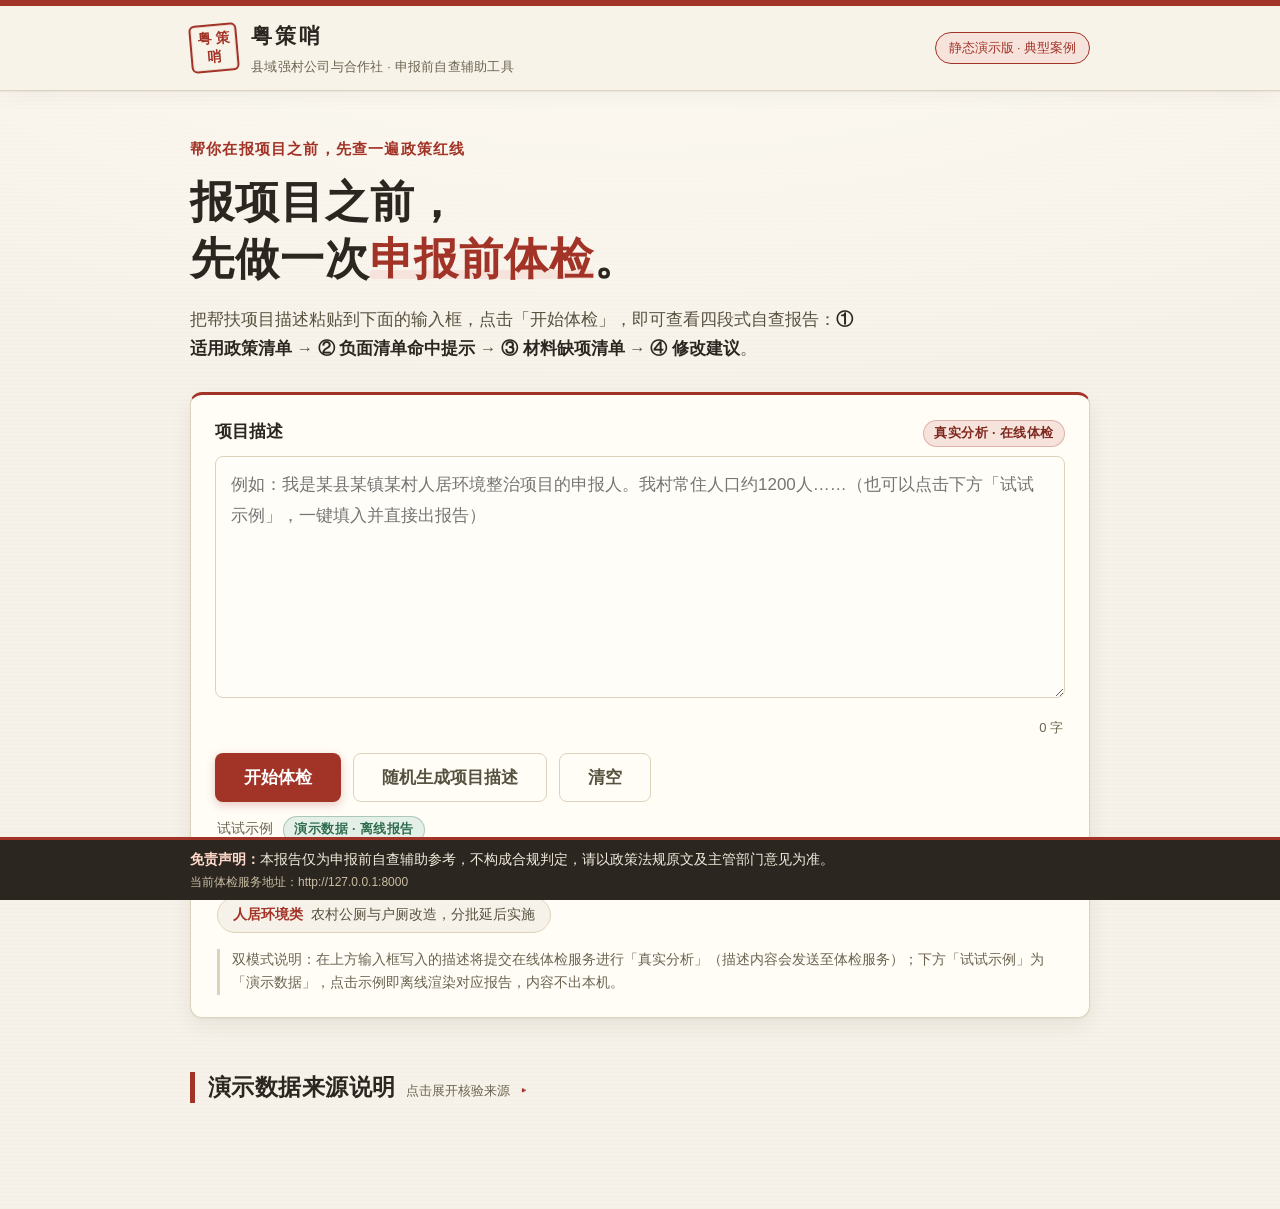
<file: docs/index.html>
<!DOCTYPE html>
<html lang="zh-CN">
<head>
  <meta charset="UTF-8">
  <meta name="viewport" content="width=device-width, initial-scale=1.0">
  <meta name="description" content="粤策哨：粤东西北县域强村公司与合作社帮扶项目申报前自查辅助工具（静态演示版）。输入项目描述，查看四段式申报前自查报告。">
  <title>粤策哨 · 申报前自查辅助工具（静态演示版）</title>
  <link rel="icon" href="data:image/svg+xml,%3Csvg xmlns='http://www.w3.org/2000/svg' viewBox='0 0 64 64'%3E%3Crect x='3' y='3' width='58' height='58' rx='10' fill='%23a33327'/%3E%3Ctext x='32' y='45' font-family='Songti SC, SimSun, serif' font-size='38' font-weight='700' fill='%23fdfbf4' text-anchor='middle'%3E%E7%B2%A4%3C/text%3E%3C/svg%3E">
  <link rel="stylesheet" href="css/style.css">
</head>
<body>
  <a class="skip-link" href="#main">跳到主要内容</a>

  <header class="site-header">
    <div class="header-inner">
      <div class="brand">
        <span class="brand-seal" aria-hidden="true"><span>粤</span><span>策</span><span>哨</span></span>
        <div class="brand-text">
          <p class="brand-name">粤策哨</p>
          <p class="brand-sub">县域强村公司与合作社 · 申报前自查辅助工具</p>
        </div>
      </div>
      <span class="brand-tag">静态演示版 · 典型案例</span>
    </div>
  </header>

  <main id="main">
    <!-- ① 首页：一句话定位 + 输入域 + 开始体检 -->
    <section class="hero" aria-labelledby="hero-title">
      <p class="hero-kicker">帮你在报项目之前，先查一遍政策红线</p>
      <h1 id="hero-title" class="hero-title">报项目之前，<br>先做一次<span class="hero-mark">申报前体检</span>。</h1>
      <p class="hero-sub">把帮扶项目描述粘贴到下面的输入框，点击「开始体检」，即可查看四段式自查报告：<strong>① 适用政策清单</strong> → <strong>② 负面清单命中提示</strong> → <strong>③ 材料缺项清单</strong> → <strong>④ 修改建议</strong>。</p>

      <form id="check-form" class="check-form" novalidate>
        <div class="field">
          <div class="field-label-row">
            <label for="project-input">项目描述</label>
            <span class="mode-badge mode-online">真实分析 · 在线体检</span>
          </div>
          <textarea id="project-input" rows="7"
            placeholder="例如：我是某县某镇某村人居环境整治项目的申报人。我村常住人口约1200人……（也可以点击下方「试试示例」，一键填入并直接出报告）"></textarea>
          <p class="char-count" id="char-count" aria-live="polite">0 字</p>
        </div>
        <div class="form-actions">
          <button type="submit" class="btn btn-primary" id="check-btn">开始体检</button>
          <button type="button" class="btn btn-ghost" id="random-btn">随机生成项目描述</button>
          <button type="button" class="btn btn-ghost" id="clear-btn">清空</button>
        </div>
        <div class="samples" id="samples">
          <p class="samples-label">试试示例<span class="mode-badge mode-offline">演示数据 · 离线报告</span></p>
          <div class="sample-row" id="sample-row"><!-- 由 js/app.js 渲染 --></div>
        </div>
        <p class="form-hint">双模式说明：在上方输入框写入的描述将提交在线体检服务进行「真实分析」（描述内容会发送至体检服务）；下方「试试示例」为「演示数据」，点击示例即离线渲染对应报告，内容不出本机。</p>
      </form>
    </section>

    <!-- 在线体检状态条（真实分析：提交→轮询→渲染；状态如实显示 queued/running） -->
    <section class="online-status" id="online-status" hidden aria-label="在线体检进度">
      <div class="online-status-card" role="status" aria-live="polite">
        <p class="online-status-title" id="online-status-title">在线体检 · 真实分析</p>
        <p class="online-status-text" id="online-status-text">正在提交项目描述…</p>
        <p class="online-status-meta" id="online-status-meta">已等待 0 秒</p>
        <div class="online-status-actions" id="online-status-actions" hidden>
          <button type="button" class="btn btn-ghost" id="online-retry-btn">重新提交</button>
        </div>
      </div>
    </section>

    <!-- 在线体检报告（真实分析结果：服务端 rendered_text 原样渲染，不增删改） -->
    <section class="online-report" id="online-report" hidden aria-label="在线体检报告">
      <div class="online-report-card">
        <div class="online-report-head">
          <p class="online-report-title">在线体检报告（真实分析）</p>
          <button type="button" class="btn btn-ghost btn-copy" id="copy-online-btn">复制报告文本</button>
        </div>
        <pre class="online-report-pre" id="online-report-pre" tabindex="0"></pre>
      </div>
    </section>

    <!-- 模拟体检过程（演示动画，非真实推理；仅预置案例离线模式使用） -->
    <section class="analyze" id="analyze" hidden aria-label="体检进行中（演示动画）">
      <div class="analyze-card">
        <p class="analyze-title">体检进行中</p>
        <ol class="analyze-steps" id="analyze-steps">
          <li><span class="step-no">1</span>解析项目描述</li>
          <li><span class="step-no">2</span>扫描政策语料库</li>
          <li><span class="step-no">3</span>负面清单逐条比对</li>
          <li><span class="step-no">4</span>汇总四段式报告</li>
        </ol>
        <div class="analyze-progress">
          <div class="analyze-bar"><span class="analyze-fill" id="analyze-fill"></span></div>
          <p class="analyze-status">
            <span class="analyze-pct" id="analyze-pct">0%</span>
            <span class="analyze-status-text" id="analyze-status-text">正在解析项目描述</span>
          </p>
        </div>
        <p class="analyze-note">演示流程示意 · 本页为静态预置输出，非真实推理</p>
      </div>
    </section>

    <!-- ③ 四段式体检报告 -->
    <section class="report-wrap" id="report-wrap" hidden aria-label="体检报告">
      <div id="report-body"><!-- 由 js/app.js 渲染 --></div>
    </section>

    <!-- 数据来源说明（默认收起，点击展开） -->
    <section class="data-notes" aria-labelledby="notes-title">
      <details class="notes-details">
        <summary class="notes-summary">
          <h2 id="notes-title" class="section-title">演示数据来源说明</h2>
          <span class="notes-hint">点击展开核验来源</span>
          <span class="notes-chevron" aria-hidden="true">▸</span>
        </summary>
        <p class="section-sub">本页引用的全部<strong>文号、条款号与日期</strong>，均来自团队知识库已核验条目，未作任何编造：</p>
        <div class="notes-card">
          <ul>
            <li>文号、发布日期、效力状态：<code>04_政策语料/00_工作区/registry.json</code> 与 <code>04_政策语料/政策文件清单-初稿.csv</code>；</li>
            <li>条款原文摘录：<code>04_政策语料/03_清洗文本/</code> 对应文件（逐字摘录）；</li>
            <li>典型案例来源：<code>04_政策语料/审计公告/案例标注表.csv</code> 的「改编后申报场景描述」列（案例 C139、C83、C02）；</li>
            <li>标注习惯：原文载明施行条款的，按原文标注施行日期；未载明施行条款的，按 registry「发布日期」标注印发日期，不作推断。</li>
          </ul>
        </div>
      </details>
    </section>
  </main>

  <!-- 免责声明：每页固定展示 -->
  <footer class="disclaimer-bar">
    <div class="disclaimer-inner">
      <p><strong>免责声明：</strong>本报告仅为申报前自查辅助参考，不构成合规判定，请以政策法规原文及主管部门意见为准。</p>
      <p class="api-base-note" id="api-base-note">当前体检服务地址：—</p>
    </div>
  </footer>

  <script src="js/data.js"></script>
  <script src="js/app.js"></script>
</body>
</html>
</file>
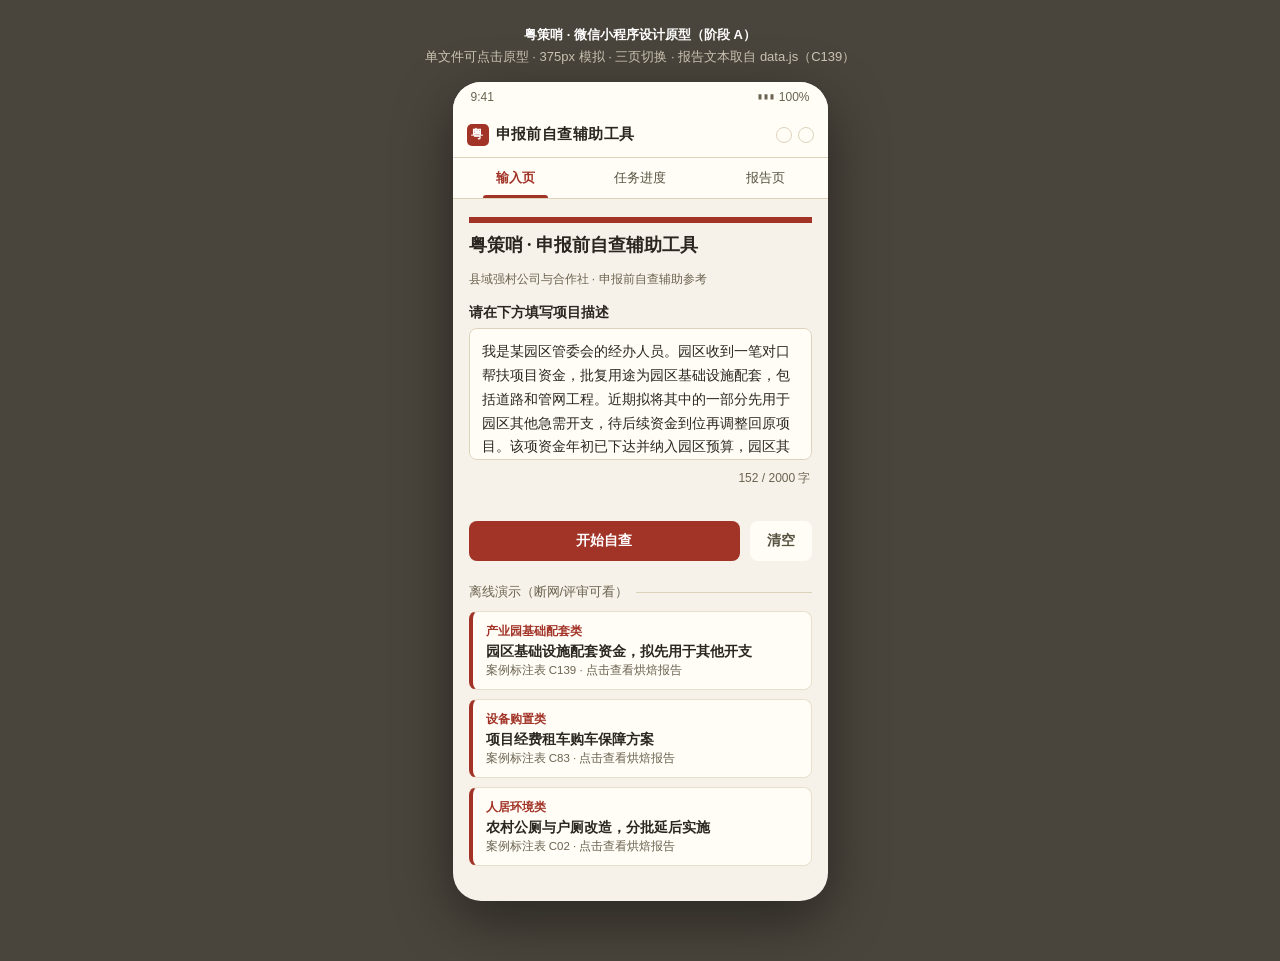
<file: docs/prototype/miniprogram.html>
<!DOCTYPE html>
<html lang="zh-CN">
<head>
<meta charset="UTF-8">
<meta name="viewport" content="width=375, initial-scale=1">
<title>粤策哨 · 微信小程序设计原型（阶段 A）</title>
<style>
  /* 视觉规范：取自 docs/css/style.css 的 :root 色板，一一映射（见设计文档 §3.1） */
  :root{
    --paper:#f7f2e9; --paper-deep:#efe6d4; --card:#fffdf6;
    --ink:#2b2620; --ink-soft:#57513f; --ink-faint:#6b6350;
    --line:#ddd3bc; --line-soft:#e9e0cc;
    --seal:#a23327; --seal-deep:#7e251c; --seal-tint:#f6e3dc;
    --bamboo:#2f6d4e; --bamboo-tint:#e3efe7;
    --amber:#7a5410; --amber-tint:#f6ecd4;
    --ash:#615c4c; --ash-tint:#ebe7db;
    --radius:12px; --radius-sm:8px;
  }
  *{box-sizing:border-box}
  html,body{margin:0;padding:0}
  body{
    background:#4a453c; font-family:-apple-system,"PingFang SC","Microsoft YaHei",sans-serif;
    color:var(--ink); display:flex; flex-direction:column; align-items:center;
    padding:24px 0 60px; min-height:100vh;
  }
  .stage-hint{color:#cfc7b6;font-size:13px;margin:0 0 14px;text-align:center;line-height:1.7;padding:0 16px}
  .stage-hint b{color:#fff}
  .phone{
    width:375px; background:var(--paper); border-radius:28px; overflow:hidden;
    box-shadow:0 18px 60px rgba(0,0,0,.45); position:relative;
  }
  .statusbar{
    height:30px; background:var(--card); display:flex; align-items:center;
    justify-content:space-between; padding:0 18px; font-size:12px; color:var(--ink-faint);
  }
  .navbar{
    height:46px; background:var(--card); border-bottom:1px solid var(--line);
    display:flex; align-items:center; justify-content:space-between; padding:0 14px;
  }
  .nav-title{font-weight:700;font-size:15px;letter-spacing:.03em}
  .nav-title::before{
    content:"粤";display:inline-flex;align-items:center;justify-content:center;
    width:22px;height:22px;background:var(--seal);color:#fff;border-radius:5px;
    font-size:12px;margin-right:7px;vertical-align:middle;
  }
  .capsule{display:flex;gap:6px}
  .capsule i{width:16px;height:16px;border:1px solid var(--line);border-radius:50%;display:block}
  /* 顶部页签：模拟三页切换 */
  .tabs{display:flex;background:var(--card);border-bottom:1px solid var(--line)}
  .tabs button{
    flex:1;appearance:none;border:0;background:none;padding:11px 0;font-size:13px;
    color:var(--ink-soft);cursor:pointer;position:relative;
  }
  .tabs button.on{color:var(--seal);font-weight:700}
  .tabs button.on::after{
    content:"";position:absolute;left:24%;right:24%;bottom:0;height:3px;background:var(--seal);border-radius:3px 3px 0 0;
  }
  .page{display:none;padding:18px 16px 26px;min-height:600px}
  .page.on{display:block}
  h2.band{margin:0 0 14px;font-size:18px;font-family:"Songti SC","SimSun",serif}
  .redhead{border-top:6px solid var(--seal);padding-top:10px;margin-bottom:16px}
  .redhead .sub{font-size:12px;color:var(--ink-faint);margin-top:2px}
  label.fld{display:block;font-size:14px;font-weight:600;margin:0 0 6px}
  textarea{
    width:100%;min-height:132px;resize:none;border:1.5px solid var(--line);border-radius:var(--radius-sm);
    padding:11px 12px;font-size:14px;line-height:1.7;font-family:inherit;background:var(--card);color:var(--ink);
  }
  textarea:focus{outline:none;border-color:var(--seal);box-shadow:0 0 0 3px rgba(162,51,39,.12)}
  textarea.is-error{border-color:var(--seal);box-shadow:0 0 0 3px rgba(162,51,39,.16)}
  .counter{text-align:right;font-size:12px;color:var(--ink-faint);margin:6px 1px 0}
  .counter.bad{color:var(--seal-deep);font-weight:700}
  .ftip{min-height:18px;font-size:12.5px;color:var(--seal-deep);margin:6px 1px 0}
  .actions{display:flex;gap:10px;margin-top:10px}
  button.btn{
    appearance:none;border:1.5px solid transparent;border-radius:var(--radius-sm);
    padding:10px 16px;font-size:14px;font-weight:600;cursor:pointer;font-family:inherit;
  }
  .btn-primary{background:var(--seal);color:#fff;flex:1}
  .btn-primary:disabled{opacity:.5;cursor:not-allowed}
  .btn-ghost{background:var(--card);color:var(--ink-soft);border-color:var(--line)}
  .sec-label{font-size:13px;color:var(--ink-faint);margin:22px 0 10px;display:flex;align-items:center;gap:8px}
  .sec-label::after{content:"";flex:1;height:1px;background:var(--line)}
  .case-card{
    background:var(--card);border:1px solid var(--line-soft);border-left:4px solid var(--seal);
    border-radius:var(--radius-sm);padding:11px 13px;margin-bottom:9px;cursor:pointer;
  }
  .case-card:active{background:var(--seal-tint)}
  .case-tag{font-size:12px;color:var(--seal);font-weight:700}
  .case-title{font-size:14px;font-weight:600;margin:3px 0 2px}
  .case-src{font-size:11.5px;color:var(--ink-faint)}
  /* 进度页状态卡 */
  .status-card{
    background:var(--card);border:1px solid var(--line);border-top:3px solid var(--seal);
    border-radius:var(--radius);padding:16px 18px;box-shadow:0 6px 18px rgba(43,38,32,.07);margin-top:6px;
  }
  .status-card.is-error{border-top-color:var(--seal-deep);background:#fdf6ef}
  .st-title{font-weight:700;font-size:16.5px;margin:0 0 5px;font-family:"Songti SC","SimSun",serif}
  .status-card.is-error .st-title{color:var(--seal-deep)}
  .st-text{font-size:14.5px;color:var(--ink-soft);line-height:1.7;margin:0 0 3px}
  .st-meta{font-size:12.5px;color:var(--ink-faint);margin:0}
  .st-actions{margin-top:14px;display:none}
  .st-actions.show{display:flex;gap:10px}
  .demo-bar{margin-top:20px;background:var(--card);border:1px dashed var(--line);border-radius:var(--radius-sm);padding:12px}
  .demo-bar h4{margin:0 0 8px;font-size:13px;color:var(--ink-faint);font-weight:600}
  .demo-bar .row{display:flex;flex-wrap:wrap;gap:7px}
  .demo-bar button{
    appearance:none;border:1px solid var(--line);background:var(--paper);color:var(--ink-soft);
    border-radius:20px;padding:6px 11px;font-size:12px;cursor:pointer;font-family:inherit;
  }
  .demo-bar button.Main{background:var(--seal);color:#fff;border-color:var(--seal);font-weight:700}
  /* 报告页 */
  .rpt-head{border-top:6px solid var(--seal);padding-top:10px;margin-bottom:12px}
  .rpt-title{font-size:20px;font-weight:700;font-family:"Songti SC","SimSun",serif;letter-spacing:.04em;margin:0 0 10px;display:flex;align-items:center;gap:9px}
  .rpt-title .seal-box{display:inline-flex;align-items:center;justify-content:center;width:30px;height:30px;background:var(--seal);color:#fff;border-radius:5px;font-size:15px}
  .rpt-meta{font-size:13px;color:var(--ink-soft);line-height:1.7}
  .rpt-note{font-size:12.5px;color:var(--ink-faint);line-height:1.6;background:var(--paper-deep);border-radius:var(--radius-sm);padding:8px 10px;margin:8px 0 0}
  .seg{display:flex;gap:5px;margin:14px 0 0}
  .seg button{
    flex:1;appearance:none;border:1px solid var(--line);background:var(--card);border-radius:20px;
    padding:7px 2px;font-size:11.5px;color:var(--ink-soft);cursor:pointer;font-family:inherit;
  }
  .seg button.on{background:var(--seal);color:#fff;border-color:var(--seal);font-weight:700}
  .seg-tip{font-size:11px;color:var(--ink-faint);margin:6px 2px 0}
  .sec{display:none;margin-top:14px}
  .sec.on{display:block}
  .sec h3{font-size:17px;margin:0 0 8px;font-family:"Songti SC","SimSun",serif;display:flex;align-items:center;gap:8px}
  .sec-no{display:inline-flex;align-items:center;justify-content:center;width:26px;height:26px;border:2px solid var(--seal);color:var(--seal);border-radius:50%;font-size:13px;font-weight:700}
  .sec-note{font-size:13px;color:var(--ink-faint);line-height:1.6;margin:0 0 12px}
  .policy-item{background:var(--card);border:1px solid var(--line-soft);border-left:4px solid var(--bamboo);border-radius:var(--radius-sm);padding:11px 12px;margin-bottom:10px}
  .p-wenh{font-size:14px;font-weight:700;color:var(--seal-deep)}
  .p-status{font-size:11px;color:var(--bamboo);background:var(--bamboo-tint);border-radius:10px;padding:1px 8px;margin-left:6px}
  .p-title{font-size:12.5px;color:var(--ink-soft);line-height:1.6;margin:5px 0}
  .p-clause{font-size:13.5px;line-height:1.7;margin:6px 0 4px}
  .p-clause b{color:var(--seal)}
  .p-meta{font-size:11.5px;color:var(--ink-faint)}
  .empty-hit{background:var(--ash-tint);border-radius:var(--radius-sm);padding:12px;font-size:13px;color:var(--ash);line-height:1.7}
  .miss-item,.adv-item{background:var(--card);border:1px solid var(--line-soft);border-radius:var(--radius-sm);padding:10px 12px;margin-bottom:9px;font-size:13.5px;line-height:1.7}
  .miss-name{font-weight:700;margin-bottom:3px}
  .miss-basis{font-size:12.5px;color:var(--ink-soft)}
  .adv-item::before{content:"• ";color:var(--seal);font-weight:700}
  /* 报告尾：AI 标识 + 免责声明（不可隐藏） */
  .rpt-foot{margin-top:20px;border-top:1px dashed var(--line);padding-top:14px}
  .ai-note{font-size:13.5px;font-weight:600;color:var(--ash);text-align:center;line-height:1.6;margin:0 0 10px}
  .disclaimer{
    border:1px solid var(--seal);border-radius:var(--radius-sm);background:var(--seal-tint);
    color:var(--seal-deep);padding:11px 13px;font-size:14px;font-weight:600;line-height:1.65;margin:0;
  }
  .src-note{font-size:11.5px;color:var(--ink-faint);line-height:1.6;margin:10px 0 0}
  .mock-tag{display:inline-block;font-size:11px;color:var(--amber);background:var(--amber-tint);border:1px solid #dcc189;border-radius:10px;padding:1px 8px;margin-left:6px}
</style>
</head>
<body>
  <p class="stage-hint"><b>粤策哨 · 微信小程序设计原型（阶段 A）</b><br>单文件可点击原型 · 375px 模拟 · 三页切换 · 报告文本取自 data.js（C139）</p>
  <div class="phone">
    <div class="statusbar"><span>9:41</span><span>▮▮▮ 100%</span></div>
    <div class="navbar"><span class="nav-title">申报前自查辅助工具</span><span class="capsule"><i></i><i></i></span></div>
    <div class="tabs">
      <button class="on" data-p="input">输入页</button>
      <button data-p="progress">任务进度</button>
      <button data-p="report">报告页</button>
    </div>

    <!-- ============ 输入页 ============ -->
    <section class="page on" id="page-input">
      <div class="redhead">
        <h2 class="band">粤策哨 · 申报前自查辅助工具</h2>
        <div class="sub">县域强村公司与合作社 · 申报前自查辅助参考</div>
      </div>
      <label class="fld" for="desc">请在下方填写项目描述</label>
      <textarea id="desc" placeholder="简介＋资金用途＋建设内容">我是某园区管委会的经办人员。园区收到一笔对口帮扶项目资金，批复用途为园区基础设施配套，包括道路和管网工程。近期拟将其中的一部分先用于园区其他急需开支，待后续资金到位再调整回原项目。该项资金年初已下达并纳入园区预算，园区其他开支需求已列入年度资金计划。调整安排将同步在园区账务中予以单独反映和核算。请审核。</textarea>
      <div class="counter" id="counter">0 / 2000 字</div>
      <div class="ftip" id="ftip"></div>
      <div class="actions">
        <button class="btn btn-primary" id="startBtn">开始自查</button>
        <button class="btn btn-ghost" id="clearBtn">清空</button>
      </div>

      <div class="sec-label">离线演示（断网/评审可看）</div>
      <div class="case-card" data-case="park">
        <div class="case-tag">产业园基础配套类</div>
        <div class="case-title">园区基础设施配套资金，拟先用于其他开支</div>
        <div class="case-src">案例标注表 C139 · 点击查看烘焙报告</div>
      </div>
      <div class="case-card" data-case="equipment">
        <div class="case-tag">设备购置类</div>
        <div class="case-title">项目经费租车购车保障方案</div>
        <div class="case-src">案例标注表 C83 · 点击查看烘焙报告</div>
      </div>
      <div class="case-card" data-case="village">
        <div class="case-tag">人居环境类</div>
        <div class="case-title">农村公厕与户厕改造，分批延后实施</div>
        <div class="case-src">案例标注表 C02 · 点击查看烘焙报告</div>
      </div>
    </section>

    <!-- ============ 任务进度页 ============ -->
    <section class="page" id="page-progress">
      <div class="sec-label" style="margin-top:0">在线自查流程</div>
      <div class="status-card" id="statusCard">
        <p class="st-title" id="stTitle">在线体检 · 真实分析</p>
        <p class="st-text" id="stText">正在提交项目描述…</p>
        <p class="st-meta" id="stMeta">已等待 0 秒</p>
      </div>
      <div class="st-actions" id="stActions">
        <button class="btn btn-primary" id="retryBtn" style="flex:1">重新提交</button>
        <button class="btn btn-ghost" id="backBtn">返回输入</button>
      </div>

      <div class="demo-bar">
        <h4>状态演示台 <span class="mock-tag">原型专用</span></h4>
        <div class="row">
          <button class="Main" id="demoRun">▶ 模拟提交（排队中→分析中→完成）</button>
        </div>
        <h4 style="margin-top:12px">错误态查看入口</h4>
        <div class="row">
          <button data-err="failed">failed</button>
          <button data-err="404">404 过期</button>
          <button data-err="429">429 限流</button>
          <button data-err="timeout">15 分钟超时</button>
          <button data-err="network">网络错误</button>
          <button data-err="422">422 拒收</button>
          <button data-err="poll">轮询波动</button>
          <button data-err="parse">响应无法解析</button>
        </div>
      </div>
    </section>

    <!-- ============ 报告页 ============ -->
    <section class="page" id="page-report">
      <div class="rpt-head">
        <h2 class="rpt-title"><span class="seal-box">粤</span>粤策哨 · 四段式申报前自查报告</h2>
        <div class="rpt-meta">体检输入：「产业园基础配套类」园区基础设施配套资金，拟先用于其他开支</div>
        <details class="rpt-note">
          <summary>案例来源 · 链接 · 生成方式</summary>
          <div style="margin-top:6px;line-height:1.7">案例来源：案例标注表 C139（改编自《紫金县2019年度县级预算执行和其他财政收支的审计工作报告》，2020-09-15；标注状态：已复核）<br>生成方式：静态预置输出（本页内置，无模型推理）</div>
        </details>
        <p class="rpt-note">公告原文表述为：园区管委会对 1500 万元对口帮扶项目资金未按资金审批用途使用；另有园区改变具体建设项目用途未履行审批程序。演示输入为案例标注表「改编后申报场景描述」原文。2026-11-21 与活系统输出对齐。该情形处于检测边界（三次运行 hit/hit/miss，LLM 蕴含轮次抖动），在线模式以实时结果为准。</p>
      </div>

      <div class="seg">
        <button class="on" data-s="1">适用政策 2</button>
        <button data-s="2">负面命中 0</button>
        <button data-s="3">材料缺项 2</button>
        <button data-s="4">修改建议 3</button>
      </div>
      <div class="seg-tip">四段全文切换展示（数据逐字取自 data.js · C139）</div>

      <!-- ① 适用政策清单 -->
      <div class="sec on" id="sec-1">
        <h3><span class="sec-no">1</span>适用政策清单</h3>
        <p class="sec-note">对照第①段命中的现行政策文件，列出建议核对的适用口径（提示性质）。</p>
        <div class="policy-item">
          <div><span class="p-wenh">财农〔2026〕10号</span><span class="p-status">现行有效</span></div>
          <div class="p-title">财政部 农业农村部 国家发展改革委 国家民委 国家林草局关于印发《中央财政常态化帮扶资金管理办法》的通知</div>
          <div class="p-clause"><b>第十九条</b>　帮扶资金实施项目优先形成固定资产，具备条件的应尽量确权到村。各地要加强项目资产全过程管理，项目谋划时明确资产管护责任，完工验收后做好资产确权移交，加强资产后续运营管护，规范开展收益分配。</div>
          <div class="p-meta">发布日期 2026-04-02（registry 发布日期；效力状态：有效）</div>
          <div class="p-meta">对口帮扶资金项目管理口径（活系统①段第1条〔明确适用〕）。</div>
        </div>
        <div class="policy-item">
          <div><span class="p-wenh">财农〔2026〕10号</span><span class="p-status">现行有效</span></div>
          <div class="p-title">财政部 农业农村部 国家发展改革委 国家民委 国家林草局关于印发《中央财政常态化帮扶资金管理办法》的通知</div>
          <div class="p-clause"><b>第四条</b>　（三）支持补齐必要的小型公益性基础设施建设短板。支持道路、饮水保障、排水等村（易地扶贫搬迁集中安置区、欠发达国有农场和林场）内户外小型公益性基础设施建设，解决影响群众基本生产生活的突出困难，促进改善农村人居环境。</div>
          <div class="p-meta">发布日期 2026-04-02（registry 发布日期；效力状态：有效）</div>
          <div class="p-meta">道路等小型公益性基础设施支持口径（活系统①段第2条〔明确适用〕）。</div>
        </div>
      </div>

      <!-- ② 负面清单命中提示 -->
      <div class="sec" id="sec-2">
        <h3><span class="sec-no">2</span>负面清单命中提示</h3>
        <p class="sec-note">命中分两级：规则命中、疑似命中（建议对照原文）。每条命中左侧为材料原文里命中的那一句、右侧为条款原文摘录，两栏并排便于对照。</p>
        <div class="empty-hit">本段未命中（0 条）。②段未命中（规则引擎对该表述无锚点，LLM 蕴含存在轮次抖动，三次运行 hit/hit/miss）——按基准如实烘焙 miss，不为演示效果改用历史 hit 版本；在线模式以实时结果为准。</div>
      </div>

      <!-- ③ 材料缺项清单 -->
      <div class="sec" id="sec-3">
        <h3><span class="sec-no">3</span>材料缺项清单</h3>
        <p class="sec-note">对照第①段命中的现行政策文件，列出建议核对、补齐的申报材料（清单为提示性质）。</p>
        <div class="miss-item">
          <div class="miss-name">项目库入库证明材料</div>
          <div class="miss-basis">依据：财农〔2026〕10号第十四条（有效，发布日期 2026-04-02）——项目应当从已建立的帮扶资金项目库中选择，需要提供项目入库的相关证明材料。</div>
        </div>
        <div class="miss-item">
          <div class="miss-name">项目实施方案</div>
          <div class="miss-basis">依据：财农〔2026〕10号第十五条（有效，发布日期 2026-04-02）——跨年度实施的项目，应在实施方案中明确各年度建设内容及资金投入金额。</div>
        </div>
      </div>

      <!-- ④ 修改建议 -->
      <div class="sec" id="sec-4">
        <h3><span class="sec-no">4</span>修改建议</h3>
        <p class="sec-note">以下为申报表述层面的改进建议（建议口吻，不做任何判定）。</p>
        <div class="adv-item">建议在描述中明确项目的具体管护机制和管护经费来源，以符合政策要求。</div>
        <div class="adv-item">建议详细说明拟调整使用的资金将如何用于园区其他急需开支，并确保这些开支符合资金使用规定。</div>
        <div class="adv-item">建议补充项目前期设计、评审、招标等与项目管理直接相关的支出情况，以便更好地匹配政策要求。</div>
      </div>

      <!-- 报告尾：不可隐藏 -->
      <div class="rpt-foot">
        <p class="ai-note">AI 生成标识：本报告由人工智能自动生成，仅供参考。</p>
        <p class="disclaimer">免责声明：本报告仅为申报前自查辅助参考，不构成合规判定，请以政策法规原文及主管部门意见为准</p>
        <p class="src-note">本报告为静态演示输出。文号、条款号、日期来源见「案例来源」；全部引用取自团队知识库真实条目，未作编造。</p>
      </div>
      <div class="actions" style="margin-top:14px"><button class="btn btn-ghost" id="rptBack" style="flex:1">返回输入框</button></div>
    </section>
  </div>

<script>
(function(){
  "use strict";
  var MIN=20, MAX=2000;
  var desc=document.getElementById('desc'), counter=document.getElementById('counter'), ftip=document.getElementById('ftip');
  var pages={input:document.getElementById('page-input'),progress:document.getElementById('page-progress'),report:document.getElementById('page-report')};
  var tabBtns=document.querySelectorAll('.tabs button');
  function showPage(name){
    for(var k in pages){ pages[k].classList.toggle('on',k===name); }
    tabBtns.forEach(function(b){ b.classList.toggle('on',b.getAttribute('data-p')===name); });
    window.scrollTo({top:0,behavior:'smooth'});
  }
  tabBtns.forEach(function(b){ b.addEventListener('click',function(){ showPage(b.getAttribute('data-p')); }); });

  function count(){
    var n=desc.value.trim().length;
    counter.textContent=n+' / '+MAX+' 字';
    var bad=(n<MIN||n>MAX);
    counter.classList.toggle('bad',bad);
    desc.classList.toggle('is-error',bad);
    ftip.textContent = n<MIN ? 'description 过短（至少 20 字），请按「简介＋资金用途＋建设内容」补全'
                      : (n>MAX ? 'description 过长（上限 2000 字）' : '');
    return n;
  }
  desc.addEventListener('input',count); count();
  document.getElementById('clearBtn').addEventListener('click',function(){ desc.value=''; count(); desc.focus(); });

  // 进度页状态卡
  var card=document.getElementById('statusCard'), stTitle=document.getElementById('stTitle'),
      stText=document.getElementById('stText'), stMeta=document.getElementById('stMeta'),
      stActions=document.getElementById('stActions');
  function setStatus(title,text,meta,showRetry,isError){
    stTitle.textContent=title; stText.textContent=text||'';
    stMeta.textContent=meta===null?'':meta;
    card.classList.toggle('is-error',!!isError);
    stActions.classList.toggle('show',!!showRetry);
  }
  var timers=[]; function clearTimers(){ timers.forEach(clearTimeout); timers=[]; }
  var startedAt=0, ticker=null;
  function startClock(){ startedAt=Date.now(); clearInterval(ticker); ticker=setInterval(function(){ stMeta.textContent='已等待 '+Math.floor((Date.now()-startedAt)/1000)+' 秒'; },1000); }
  function stopClock(){ clearInterval(ticker); ticker=null; }

  // 模拟提交：排队中 -> 分析中 -> 完成（报告页）
  function runFlow(){
    clearTimers(); stopClock();
    var n=count();
    if(n<MIN||n>MAX){ showPage('input'); desc.focus(); return; }
    showPage('progress');
    setStatus('在线体检 · 真实分析','正在提交项目描述…','已等待 0 秒',false,false);
    startClock();
    timers.push(setTimeout(function(){ setStatus('在线体检 · 真实分析','排队中',null,false,false); },900));
    timers.push(setTimeout(function(){ setStatus('在线体检 · 真实分析','分析中',null,false,false); },2200));
    timers.push(setTimeout(function(){ stopClock(); setStatus('在线体检 · 真实分析','分析中',null,false,false); showPage('report'); },3800));
  }
  document.getElementById('startBtn').addEventListener('click',runFlow);
  document.getElementById('demoRun').addEventListener('click',runFlow);
  document.getElementById('retryBtn').addEventListener('click',runFlow);
  document.getElementById('backBtn').addEventListener('click',function(){ showPage('input'); });
  document.getElementById('rptBack').addEventListener('click',function(){ showPage('input'); });

  // 错误态查看入口（文案逐字对齐 docs/js/app.js）
  var TASK='任务编号 demo-20261122-001';
  var errors={
    failed:{t:'在线体检 · 未完成',x:'体检执行失败，请稍后重试',m:TASK,e:true},
    '404':{t:'在线体检 · 未完成',x:'任务不存在或已过期（保留 1 小时），请重新提交。',m:TASK,e:true},
    '429':{t:'在线体检 · 未完成',x:'提交过于频繁，请稍后再试。 约 1800 秒后可重试。',m:null,e:true},
    timeout:{t:'在线体检 · 真实分析',x:'分析时间较长，可稍后手动重试。',m:TASK,e:false},
    network:{t:'在线体检 · 未完成',x:'无法连接体检服务（http://127.0.0.1:8000）。请确认服务已启动；演示数据可用下方典型案例卡片离线查看。',m:null,e:true},
    '422':{t:'在线体检 · 未完成',x:'提交被拒收，请检查项目描述后重试。',m:null,e:true},
    poll:{t:'在线体检 · 真实分析',x:'轮询连接波动，正在重试…',m:null,e:false,noRetry:true},
    parse:{t:'在线体检 · 真实分析',x:'任务状态响应无法解析，正在重试…',m:null,e:false,noRetry:true}
  };
  document.querySelectorAll('[data-err]').forEach(function(b){
    b.addEventListener('click',function(){
      clearTimers(); stopClock(); showPage('progress');
      var s=errors[b.getAttribute('data-err')];
      setStatus(s.t,s.x,s.m,!s.noRetry,s.e);
    });
  });

  // 离线案例卡片 -> 报告页（三案例均指向 data.js 既有报告，此处展示 C139 四段）
  document.querySelectorAll('.case-card').forEach(function(c){
    c.addEventListener('click',function(){ showPage('report'); });
  });

  // 报告四段切换
  var segBtns=document.querySelectorAll('.seg button');
  function showSeg(s){
    segBtns.forEach(function(x){ x.classList.toggle('on',x.getAttribute('data-s')===s); });
    ['1','2','3','4'].forEach(function(i){ document.getElementById('sec-'+i).classList.toggle('on',i===s); });
  }
  segBtns.forEach(function(b){
    b.addEventListener('click',function(){ showSeg(b.getAttribute('data-s')); });
  });

  // 评审深链：#progress / #report / #report-2 / #err-429 等，便于逐态截图与查阅
  function applyHash(){
    var h=(location.hash||'').replace(/^#/,''); if(!h) return;
    if(h.indexOf('err-')===0){
      showPage('progress'); var k=h.slice(4); var s=errors[k];
      if(s){ clearTimers(); stopClock(); setStatus(s.t,s.x,s.m,!s.noRetry,s.e); }
      return;
    }
    if(h==='report-foot'){
      showPage('report'); showSeg('4');
      var foot=document.querySelector('.rpt-foot');
      if(foot) foot.scrollIntoView({block:'center'});
      return;
    }
    if(h.indexOf('report-')===0){ showPage('report'); showSeg(h.slice(7)); return; }
    if(pages[h]) showPage(h);
  }
  window.addEventListener('hashchange',applyHash); applyHash();
})();
</script>
</body>
</html>
</file>
<file: docs/css/style.css>
/* ============================================================
   粤策哨 · 静态演示版样式（精细化修订）
   设计方向：红头文件 × 岭南纸墨
   —— 米纸底、墨色字、朱砂印章红点缀；系统字体，无外部资源
   ============================================================ */

:root {
  /* 纸墨 */
  --paper: #f7f2e9;
  --paper-deep: #efe6d4;
  --card: #fffdf6;
  --ink: #2b2620;
  --ink-soft: #57513f;
  --ink-faint: #6b6350;
  --line: #ddd3bc;
  --line-soft: #e9e0cc;

  /* 朱砂 */
  --seal: #a23327;
  --seal-deep: #7e251c;
  --seal-tint: #f6e3dc;

  /* 时效状态 */
  --bamboo: #2f6d4e;        /* 现行有效 */
  --bamboo-tint: #e3efe7;
  --amber: #7a5410;         /* 申报已截止 / 疑似命中 */
  --amber-tint: #f6ecd4;
  --ash: #615c4c;           /* 已失效供参考 */
  --ash-tint: #ebe7db;

  /* 字体（仅系统字体，无外部依赖） */
  --font-display: "Songti SC", "STSong", "Noto Serif SC", "Source Han Serif SC", "SimSun", serif;
  --font-body: "PingFang SC", "Hiragino Sans GB", "Source Han Sans SC", "Noto Sans CJK SC", "Microsoft YaHei", sans-serif;

  --radius: 12px;
  --radius-sm: 8px;
  --shadow-card: 0 1px 2px rgba(43, 38, 32, .05), 0 8px 22px rgba(43, 38, 32, .07);
  --shadow-pop: 0 2px 8px rgba(43, 38, 32, .08), 0 18px 40px rgba(43, 38, 32, .12);
}

/* ---------- 基础 ---------- */

* { box-sizing: border-box; }

html { scroll-behavior: smooth; }

body {
  margin: 0;
  padding: 0 0 88px;          /* 给底部固定免责声明（含地址提示）留位 */
  background-color: var(--paper);
  /* 纸面纹理：极淡的纤维感 + 顶部光晕 */
  background-image:
    radial-gradient(ellipse 90% 42% at 50% -10%, rgba(255, 253, 246, .92), rgba(255, 253, 246, 0)),
    repeating-linear-gradient(0deg, rgba(120, 104, 74, .02) 0 1px, rgba(120, 104, 74, 0) 1px 4px);
  color: var(--ink);
  font-family: var(--font-body);
  font-size: 17px;
  line-height: 1.8;
  -webkit-font-smoothing: antialiased;
  text-rendering: optimizeLegibility;
}

/* 锚点跳转时为 sticky 顶栏留出余量（将来加导航也能用） */
main section { scroll-margin-top: 86px; }

.skip-link {
  position: absolute;
  left: -9999px;
  top: 0;
  background: var(--seal);
  color: #fff;
  padding: 10px 16px;
  border-radius: 0 0 8px 0;
  z-index: 100;
}
.skip-link:focus { left: 0; }

h1, h2, h3, h4 { font-family: var(--font-display); line-height: 1.35; }

code {
  font-family: "SF Mono", "Menlo", "Consolas", monospace;
  font-size: .86em;
  background: var(--paper-deep);
  border-radius: 4px;
  padding: 1px 6px;
}

a { color: var(--seal-deep); }

/* ---------- 顶栏 ---------- */

.site-header {
  border-top: 6px solid var(--seal);
  border-bottom: 1px solid var(--line);
  background: rgba(247, 242, 233, .92);
  backdrop-filter: blur(6px);
  position: sticky;
  top: 0;
  z-index: 50;
  box-shadow: 0 1px 0 rgba(43, 38, 32, .04), 0 6px 18px rgba(43, 38, 32, .04);
}

.header-inner {
  max-width: 940px;
  margin: 0 auto;
  padding: 12px 20px;
  display: flex;
  align-items: center;
  justify-content: space-between;
  gap: 12px;
}

.brand { display: flex; align-items: center; gap: 13px; }

/* 印章式品牌标：朱砂方章 */
.brand-seal {
  display: grid;
  grid-template-columns: 1fr 1fr;
  width: 48px;
  height: 48px;
  padding: 4px;
  border: 2.5px solid var(--seal);
  border-radius: 6px;
  color: var(--seal);
  font-family: var(--font-display);
  font-size: 14px;
  font-weight: 700;
  line-height: 1;
  place-items: center;
  transform: rotate(-5deg);
  flex-shrink: 0;
  box-shadow: inset 0 0 0 1px rgba(162, 51, 39, .12);
}
.brand-seal span:nth-child(3) { grid-column: 1 / -1; letter-spacing: .35em; padding-left: .35em; }

.brand-text p { margin: 0; }
.brand-name {
  font-family: var(--font-display);
  font-size: 21px;
  font-weight: 700;
  letter-spacing: .14em;
}
.brand-sub { font-size: 12.5px; color: var(--ink-faint); letter-spacing: .02em; }

.brand-tag {
  border: 1px solid var(--seal);
  color: var(--seal);
  border-radius: 999px;
  padding: 4px 13px;
  font-size: 12.5px;
  white-space: nowrap;
  background: var(--seal-tint);
}

/* ---------- 主区 ---------- */

main { max-width: 940px; margin: 0 auto; padding: 0 20px; }

/* ---------- 首屏 ---------- */

.hero { padding: 44px 0 8px; animation: rise .5s ease both; }

.hero-kicker {
  margin: 0 0 12px;
  color: var(--seal);
  font-weight: 600;
  letter-spacing: .08em;
  font-size: 15px;
}

.hero-title {
  font-size: clamp(30px, 5.4vw, 44px);
  font-weight: 700;
  margin: 0 0 16px;
  letter-spacing: .02em;
  line-height: 1.3;
}

.hero-mark {
  color: var(--seal);
  position: relative;
  white-space: nowrap;
}
.hero-mark::after {
  content: "";
  position: absolute;
  left: 0;
  right: 0;
  bottom: 5px;
  height: 9px;
  background: var(--seal-tint);
  z-index: -1;
  border-radius: 3px;
}

.hero-sub { max-width: 680px; margin: 0 0 28px; color: var(--ink-soft); font-size: 16.5px; }
.hero-sub strong { color: var(--ink); font-weight: 600; }

/* 输入表单 */
.check-form {
  background: var(--card);
  border: 1px solid var(--line);
  border-top: 3px solid var(--seal);
  border-radius: var(--radius);
  padding: 22px 24px;
  box-shadow: var(--shadow-card);
}

.field label {
  display: block;
  font-weight: 600;
  margin-bottom: 9px;
  font-size: 16.5px;
}

.field textarea {
  width: 100%;
  border: 1.5px solid var(--line);
  border-radius: var(--radius-sm);
  background: #fffdf7;
  color: var(--ink);
  font-family: var(--font-body);
  font-size: 17px;
  line-height: 1.8;
  padding: 13px 15px;
  resize: vertical;
  min-height: 152px;
  transition: border-color .14s ease, box-shadow .14s ease;
}
.field textarea:focus {
  outline: 3px solid rgba(162, 51, 39, .2);
  border-color: var(--seal);
}
.field textarea.is-error {
  border-color: var(--seal);
  box-shadow: 0 0 0 3px rgba(162, 51, 39, .16);
  animation: shake .3s ease;
}

@keyframes shake {
  0%, 100% { transform: translateX(0); }
  25% { transform: translateX(-5px); }
  75% { transform: translateX(5px); }
}

.form-status {
  margin: 12px 2px 0;
  font-size: 14.5px;
  color: var(--ink-soft);
}
.form-status.is-error { color: var(--seal-deep); font-weight: 600; }

.char-count { margin: 7px 2px 0; font-size: 13px; color: var(--ink-faint); text-align: right; }

.form-actions { display: flex; gap: 12px; margin-top: 14px; flex-wrap: wrap; }

.btn {
  appearance: none;
  border: 1.5px solid transparent;
  border-radius: var(--radius-sm);
  padding: 12px 28px;
  font-size: 17px;
  font-family: var(--font-body);
  font-weight: 600;
  cursor: pointer;
  transition: transform .12s ease, box-shadow .14s ease, background-color .14s ease, color .14s ease;
  min-height: 48px;
}
.btn:active { transform: translateY(1px); }
.btn:focus-visible { outline: 3px solid rgba(43, 38, 32, .32); outline-offset: 2px; }

.btn-primary {
  background: var(--seal);
  color: #fff;
  box-shadow: 0 3px 10px rgba(162, 51, 39, .26);
}
.btn-primary:hover { background: var(--seal-deep); box-shadow: 0 5px 16px rgba(162, 51, 39, .32); }

.btn-ghost {
  background: transparent;
  border-color: var(--line);
  color: var(--ink-soft);
}
.btn-ghost:hover { border-color: var(--seal); color: var(--seal); }

.form-hint {
  margin: 16px 2px 0;
  font-size: 13.5px;
  color: var(--ink-faint);
  line-height: 1.7;
  border-left: 3px solid var(--line);
  padding-left: 12px;
}

/* ---------- 通用小节标题 ---------- */

.section-title {
  font-size: 23px;
  font-weight: 700;
  margin: 0 0 8px;
  padding-left: 13px;
  border-left: 5px solid var(--seal);
  letter-spacing: .02em;
}
.section-sub { margin: 0 0 20px; color: var(--ink-soft); font-size: 15px; line-height: 1.7; }

.data-notes { padding: 46px 0 10px; }

/* ---------- 试试示例（预置案例弱化：输入框下方一行小卡片，不抢主视觉） ---------- */

.samples { margin: 14px 2px 0; }

.samples-label {
  margin: 0 0 8px;
  font-size: 13.5px;
  color: var(--ink-faint);
}

.sample-row { display: flex; flex-wrap: wrap; gap: 10px; }

.sample-card {
  appearance: none;
  display: inline-flex;
  align-items: baseline;
  gap: 8px;
  max-width: 100%;
  border: 1px solid var(--line);
  border-radius: 999px;
  background: var(--paper);
  font-family: var(--font-body);
  font-size: 13.5px;
  line-height: 1.6;
  padding: 6px 15px;
  cursor: pointer;
  text-align: left;
  transition: border-color .12s ease, background-color .12s ease, color .12s ease;
}
.sample-card .sample-tag { flex-shrink: 0; color: var(--seal); font-weight: 600; }
.sample-card .sample-title { color: var(--ink-soft); overflow-wrap: anywhere; }
.sample-card:hover { border-color: var(--seal); background: var(--seal-tint); }
.sample-card:hover .sample-title { color: var(--ink); }
.sample-card:focus-visible { outline: 3px solid rgba(162, 51, 39, .3); outline-offset: 2px; }
.sample-card.is-active {
  border-color: var(--seal);
  background: var(--seal-tint);
  box-shadow: inset 0 0 0 1px rgba(162, 51, 39, .28);
}

/* ---------- R6 双模式：模式标注＋在线状态条＋在线报告 ---------- */

/* 模式标注：输入框体检＝「真实分析」，典型案例卡片＝「演示数据」 */
.field-label-row {
  display: flex;
  align-items: baseline;
  justify-content: space-between;
  gap: 10px;
  margin-bottom: 9px;
}
.field-label-row label { margin-bottom: 0; }

.mode-badge {
  display: inline-block;
  margin-left: 10px;
  padding: 2px 10px;
  border-radius: 999px;
  font-size: 12.5px;
  font-weight: 600;
  letter-spacing: .04em;
  line-height: 1.7;
  white-space: nowrap;
}
.field-label-row .mode-badge { margin-left: 0; }
.mode-online {
  background: var(--seal-tint);
  border: 1px solid rgba(162, 51, 39, .28);
  color: var(--seal-deep);
}
.mode-offline {
  background: var(--bamboo-tint);
  border: 1px solid rgba(47, 109, 78, .3);
  color: var(--bamboo);
}

/* 在线体检状态条：queued/running＋已等待秒数，状态如实显示 */
.online-status { padding: 12px 0 6px; }

.online-status-card {
  background: var(--card);
  border: 1px solid var(--line);
  border-top: 3px solid var(--seal);
  border-radius: var(--radius);
  padding: 16px 20px;
  box-shadow: var(--shadow-card);
}
.online-status-card.is-error { border-top-color: var(--seal-deep); background: #fdf6ef; }
.online-status-title {
  margin: 0 0 4px;
  font-weight: 700;
  font-size: 16.5px;
  font-family: var(--font-display);
}
.online-status-card.is-error .online-status-title { color: var(--seal-deep); }
.online-status-text { margin: 0 0 2px; font-size: 14.5px; color: var(--ink-soft); line-height: 1.7; }
.online-status-meta {
  margin: 0;
  font-size: 12.5px;
  color: var(--ink-faint);
  font-variant-numeric: tabular-nums;
}
.online-status-actions { margin-top: 12px; display: flex; gap: 10px; }
/* display:flex 会压过 hidden 属性的 UA 样式，显式声明保证 hidden 生效 */
.online-status-actions[hidden] { display: none; }

/* 在线体检报告：服务端 rendered_text 原样等宽渲染，不增删改 */
.online-report { padding: 12px 0 6px; }

.online-report-card {
  background: var(--card);
  border: 1px solid var(--line);
  border-top: 3px solid var(--seal);
  border-radius: var(--radius);
  padding: 18px 20px;
  box-shadow: var(--shadow-card);
}
.online-report-title {
  margin: 0 0 12px;
  font-weight: 700;
  font-size: 16.5px;
  font-family: var(--font-display);
}
.online-report-head {
  display: flex;
  align-items: center;
  justify-content: space-between;
  gap: 12px;
  flex-wrap: wrap;
  margin-bottom: 12px;
}
.online-report-head .online-report-title { margin: 0; }

/* 复制报告文本按钮（在线/离线通用，紧凑幽灵态） */
.btn-copy {
  min-height: 38px;
  padding: 7px 18px;
  font-size: 14px;
  white-space: nowrap;
}

.online-report-pre {
  margin: 0;
  padding: 16px 18px;
  background: #fbf7ec;
  border: 1px solid var(--line-soft);
  border-radius: var(--radius-sm);
  font-family: Consolas, "SFMono-Regular", Menlo, "Liberation Mono", monospace;
  font-size: 13.5px;
  line-height: 1.75;
  white-space: pre-wrap;
  overflow-wrap: anywhere;
  word-break: break-word;
  color: var(--ink);
  max-height: 70vh;
  overflow: auto;
}

/* ---------- 模拟体检过程（演示动画） ---------- */

.analyze { padding: 12px 0 6px; }

.analyze-card {
  background: var(--card);
  border: 1px solid var(--line);
  border-top: 3px solid var(--seal);
  border-radius: var(--radius);
  padding: 18px 20px;
  box-shadow: var(--shadow-card);
}

.analyze-title {
  margin: 0 0 12px;
  font-family: var(--font-display);
  font-weight: 700;
  font-size: 18px;
}

.analyze-steps { list-style: none; margin: 0; padding: 0; display: grid; gap: 9px; }
.analyze-steps li {
  display: flex;
  align-items: center;
  gap: 10px;
  font-size: 15.5px;
  color: var(--ink-faint);
}

.step-no {
  flex-shrink: 0;
  width: 24px;
  height: 24px;
  border: 2px solid var(--line);
  border-radius: 50%;
  display: inline-flex;
  align-items: center;
  justify-content: center;
  font-size: 12.5px;
  font-weight: 600;
  color: var(--ink-faint);
  background: var(--card);
}

.analyze-steps li.is-active { color: var(--ink); }
.analyze-steps li.is-active .step-no {
  border-color: var(--seal);
  color: var(--seal);
  animation: step-pulse 1.1s ease-in-out infinite;
}
.analyze-steps li.is-done { color: var(--ink-soft); }
.analyze-steps li.is-done .step-no { border-color: var(--bamboo); background: var(--bamboo); color: #fff; }
.analyze-steps li.is-done::after { content: "✓"; margin-left: auto; color: var(--bamboo); font-weight: 700; }

@keyframes step-pulse {
  0%, 100% { box-shadow: 0 0 0 0 rgba(163, 51, 39, .18); }
  50% { box-shadow: 0 0 0 5px rgba(163, 51, 39, 0); }
}

.analyze-note { margin: 12px 0 0; font-size: 12.5px; color: var(--ink-faint); }

/* 进度反馈：进度条 + 百分比 + 分步文字（呼吸感） */
.analyze-progress { margin-top: 14px; }
.analyze-bar {
  height: 4px;
  border-radius: 999px;
  background: var(--paper-deep);
  overflow: hidden;
}
.analyze-fill {
  display: block;
  height: 100%;
  width: 0;
  border-radius: 999px;
  background: var(--seal);
  transition: width .45s ease;
}
.analyze-status { margin: 8px 0 0; display: flex; align-items: baseline; gap: 10px; }
.analyze-pct {
  font-weight: 700;
  color: var(--seal);
  font-size: 14px;
  font-variant-numeric: tabular-nums;
}
.analyze-status-text { font-size: 13.5px; color: var(--ink-soft); }
.analyze-status-text::after {
  content: "";
  animation: dots-breathe 1.3s linear infinite;
}
@keyframes dots-breathe {
  0% { content: ""; }
  25% { content: "."; }
  50% { content: ".."; }
  75% { content: "..."; }
}

/* ---------- 报告 ---------- */

.report-wrap { padding: 32px 0 12px; }

/* 滚动定位补偿：吸顶 header 之下，锚点滚动不再盖住区块标题 */
.report-wrap, .notice { scroll-margin-top: 84px; }

.report-doc {
  background: var(--card);
  border: 1px solid var(--line);
  border-top: 6px double var(--seal);
  border-radius: var(--radius);
  box-shadow: var(--shadow-pop);
  overflow: hidden;
  animation: rise .5s ease both;
}

.report-head {
  padding: 26px 28px 18px;
  border-bottom: 1px solid var(--line-soft);
  background:
    radial-gradient(circle 360px at 96% -30px, rgba(162, 51, 39, .05), transparent 70%),
    linear-gradient(180deg, #fbf7ec, var(--card));
}

.report-title-line {
  font-family: var(--font-display);
  font-size: 24px;
  font-weight: 700;
  letter-spacing: .05em;
  margin-bottom: 16px;
  display: flex;
  align-items: center;
  gap: 11px;
}
.report-title-line::before {
  content: "粤";
  display: inline-flex;
  align-items: center;
  justify-content: center;
  width: 34px;
  height: 34px;
  background: var(--seal);
  color: #fff;
  border-radius: 6px;
  flex-shrink: 0;
  font-size: 19px;
  font-weight: 700;
  font-family: var(--font-display);
  transform: rotate(-4deg);
}

/* 报告段落切换条：四段切换视图，替代长滚动 */
.report-tabs {
  display: flex;
  flex-wrap: wrap;
  gap: 8px;
  margin-top: 16px;
}
.report-tab {
  appearance: none;
  display: inline-flex;
  align-items: center;
  gap: 5px;
  min-height: 34px;
  border: 1px solid var(--line);
  border-radius: 999px;
  background: var(--card);
  color: var(--ink-soft);
  font-family: var(--font-body);
  font-size: 14px;
  font-weight: 600;
  padding: 4px 14px;
  cursor: pointer;
  transition: border-color .12s ease, background-color .12s ease, box-shadow .12s ease;
}
.report-tab b { font-size: 15px; color: var(--ink); }
.report-tab:hover { border-color: var(--seal); }
.report-tab:focus-visible { outline: 3px solid rgba(163, 51, 39, .3); outline-offset: 2px; }
.report-tab.is-active {
  border-color: var(--seal);
  background: var(--seal);
  color: #fff;
  box-shadow: 0 2px 8px rgba(163, 51, 39, .25);
}
.report-tab.is-active b { color: #fff; }

.report-meta { display: grid; gap: 8px; margin: 0; font-size: 14.5px; }
.report-meta div { display: flex; gap: 8px; }
.report-meta dt { color: var(--ink-faint); flex-shrink: 0; min-width: 72px; }
.report-meta dd { margin: 0; color: var(--ink-soft); }
.report-meta a { word-break: break-all; }

/* 报告行政信息折叠 */
.meta-fold { display: block; }
.meta-summary {
  cursor: pointer;
  list-style: none;
  font-size: 13.5px;
  color: var(--ink-faint);
  padding: 2px 0;
}
.meta-summary::-webkit-details-marker { display: none; }
.meta-summary::before {
  content: "▸";
  display: inline-block;
  margin-right: 6px;
  color: var(--seal);
  transition: transform .15s ease;
}
.meta-details[open] .meta-summary::before { transform: rotate(90deg); }
.meta-summary:hover { color: var(--seal); }
.meta-rows { display: grid; gap: 8px; margin-top: 8px; }
.meta-row { display: flex; gap: 8px; }
.meta-k { color: var(--ink-faint); flex-shrink: 0; min-width: 72px; }
.meta-v { color: var(--ink-soft); word-break: break-all; }

.report-head-note { padding: 0 26px 16px; border-bottom: 1px solid var(--line-soft); background: var(--card); }
.report-head-note .sec-note { margin: 0; }

/* 四个段落 */
.report-sec { padding: 24px 28px; border-bottom: 1px dashed var(--line); }
.report-sec:last-of-type { border-bottom: none; }

.report-sec h3 {
  margin: 0 0 8px;
  font-size: 20px;
  font-weight: 700;
  display: flex;
  align-items: center;
  gap: 11px;
}

.sec-no {
  display: inline-flex;
  align-items: center;
  justify-content: center;
  width: 32px;
  height: 32px;
  border: 2px solid var(--seal);
  color: var(--seal);
  border-radius: 50%;
  font-size: 16px;
  font-family: var(--font-body);
  flex-shrink: 0;
  background: var(--seal-tint);
}

.sec-note { margin: 0 0 16px; font-size: 14.5px; color: var(--ink-faint); line-height: 1.7; }

/* ① 适用政策清单 */
.policy-list { list-style: none; margin: 0; padding: 0; display: grid; gap: 12px; }

.policy-item {
  border: 1px solid var(--line-soft);
  border-left: 4px solid var(--line);
  border-radius: var(--radius-sm);
  padding: 13px 15px;
  background: #fffdf6;
}

.policy-head { display: flex; align-items: baseline; gap: 10px; flex-wrap: wrap; }
.policy-wenhao { font-weight: 700; font-size: 16px; color: var(--ink); }
.policy-title { color: var(--ink-soft); font-size: 14.5px; }

.pill {
  display: inline-block;
  border-radius: 999px;
  font-size: 12.5px;
  font-weight: 600;
  padding: 2px 11px;
  white-space: nowrap;
  line-height: 1.7;
}
.pill-valid { background: var(--bamboo-tint); color: var(--bamboo); }
.pill-deadline { background: var(--amber-tint); color: var(--amber); }
.pill-void { background: var(--ash-tint); color: var(--ash); }

.policy-meta { margin: 9px 0 0; font-size: 13.5px; color: var(--ink-faint); line-height: 1.6; }

.clause-chips { display: flex; flex-wrap: wrap; gap: 7px; margin-top: 10px; }
.clause-chip {
  border: 1px solid var(--line);
  background: var(--paper);
  border-radius: 6px;
  padding: 3px 10px;
  font-size: 13px;
  color: var(--ink-soft);
  line-height: 1.6;
}
.clause-chip b { color: var(--ink); font-weight: 600; }

.policy-note { margin: 9px 0 0; font-size: 13px; color: var(--ink-faint); line-height: 1.6; }

/* ② 负面清单命中 */
.hit-list { list-style: none; margin: 0; padding: 0; display: grid; gap: 14px; }

/* 命中条目依次入场（prefers-reduced-motion 时全局关闭） */
.hit-list .hit-item { animation: rise .35s ease both; }
.hit-list .hit-item:nth-child(2) { animation-delay: .06s; }
.hit-list .hit-item:nth-child(3) { animation-delay: .12s; }
.hit-list .hit-item:nth-child(4) { animation-delay: .18s; }
.hit-list .hit-item:nth-child(n+5) { animation-delay: .24s; }

.hit-item {
  border: 1px solid var(--line-soft);
  border-radius: var(--radius-sm);
  padding: 15px 17px;
  background: #fffdf6;
}
.hit-item.is-rule { border-left: 5px solid var(--seal); }
.hit-item.is-suspect { border-left: 5px solid var(--amber); }

.hit-head { display: flex; align-items: center; gap: 10px; flex-wrap: wrap; }

.badge {
  display: inline-block;
  border-radius: 6px;
  font-size: 13px;
  font-weight: 700;
  padding: 3px 11px;
  white-space: nowrap;
}
.badge-rule { background: var(--seal); color: #fff; }
.badge-suspect { background: var(--amber-tint); color: var(--amber); border: 1px solid #dcc189; }

.hit-title { font-weight: 700; font-size: 16.5px; }

.hit-desc { margin: 9px 0 0; font-size: 15px; color: var(--ink-soft); line-height: 1.75; }

.hit-evidence {
  margin: 11px 0 0;
  background: var(--paper);
  border: 1px solid var(--line-soft);
  border-radius: var(--radius-sm);
  padding: 11px 15px;
  display: grid;
  gap: 5px;
  font-size: 14px;
}
.ev-line { display: flex; gap: 8px; flex-wrap: wrap; }
.ev-line .ev-k { color: var(--ink-faint); flex-shrink: 0; min-width: 64px; }
.ev-line .ev-v { color: var(--ink); }

/* 三步走并排对照：左＝材料原文命中句，右＝条款原文摘录，中点连线 */
.hit-compare {
  margin-top: 12px;
  display: grid;
  grid-template-columns: minmax(0, 1fr) auto minmax(0, 1fr);
  align-items: stretch;
  border: 1px solid var(--line);
  border-radius: var(--radius-sm);
  background: #fffdf6;
  overflow: hidden;
}
/* 规则／疑似两级来源在对照区的视觉区分：实线朱砂 vs 虚线琥珀 */
.hit-item.is-rule .hit-compare { border-color: rgba(162, 51, 39, .38); }
.hit-item.is-suspect .hit-compare { border-style: dashed; border-color: #d3b47c; }

.hit-pane {
  min-width: 0;
  padding: 10px 14px 12px;
  display: flex;
  flex-direction: column;
  gap: 7px;
}
.hit-pane-src { background: #fffdf6; }
.hit-pane-clause { background: var(--paper); border-left: 1px dashed var(--line); }

.hit-pane-head {
  margin: 0;
  font-size: 12px;
  font-weight: 700;
  letter-spacing: .05em;
  color: var(--ink-faint);
}
.hit-pane-clause .hit-pane-head { color: var(--seal-deep); }

.hit-quote { margin: 0; font-size: 14px; line-height: 1.8; }
.hit-quote-src { color: var(--ink); }
.hit-quote-clause { font-family: var(--font-display); color: var(--ink-soft); }

/* 触发词高亮：两栏同款，读者沿同色即完成左右连线 */
.hit-mark {
  background: #ffe9a8;
  color: var(--ink);
  font-weight: 600;
  padding: 0 3px;
  border-radius: 3px;
  -webkit-box-decoration-break: clone;
  box-decoration-break: clone;
}

.hit-compare-link {
  align-self: center;
  justify-self: center;
  display: inline-flex;
  align-items: center;
  white-space: nowrap;
  border: 1px solid var(--seal);
  border-radius: 999px;
  background: var(--seal-tint);
  color: var(--seal);
  font-size: 11.5px;
  font-weight: 700;
  padding: 3px 9px;
  letter-spacing: .04em;
}
.hit-compare-link::before { content: "↔ "; font-size: 12px; }
.hit-item.is-suspect .hit-compare-link { border-color: #cfa96b; color: var(--amber); background: var(--amber-tint); }

.hit-note { margin: 8px 0 0; font-size: 13px; color: var(--ink-faint); }

/* ③ 材料缺项清单 */
.missing-list { list-style: none; margin: 0; padding: 0; display: grid; gap: 12px; counter-reset: miss; }

.missing-item {
  display: flex;
  gap: 13px;
  border: 1px solid var(--line-soft);
  border-radius: var(--radius-sm);
  padding: 12px 15px;
  background: #fffdf6;
}
.missing-item::before {
  counter-increment: miss;
  content: counter(miss);
  flex-shrink: 0;
  width: 26px;
  height: 26px;
  border-radius: 50%;
  background: var(--paper-deep);
  border: 1px solid var(--line);
  color: var(--ink-soft);
  font-size: 13.5px;
  display: inline-flex;
  align-items: center;
  justify-content: center;
  margin-top: 3px;
}
.missing-body p { margin: 0; }
.missing-name { font-weight: 600; }
.missing-basis { font-size: 13.5px; color: var(--ink-faint); line-height: 1.6; }

/* ④ 修改建议 */
.advice-list { list-style: none; margin: 0; padding: 0; display: grid; gap: 12px; }
.advice-item {
  display: flex;
  gap: 13px;
  border: 1px dashed var(--line);
  border-radius: var(--radius-sm);
  padding: 12px 15px;
  background: #fdfaf1;
  font-size: 15.5px;
  line-height: 1.75;
}
.advice-item::before {
  content: "建议";
  flex-shrink: 0;
  align-self: flex-start;
  margin-top: 3px;
  border-radius: 6px;
  background: var(--bamboo-tint);
  color: var(--bamboo);
  font-size: 12.5px;
  font-weight: 700;
  padding: 2px 9px;
}
.advice-item p { margin: 0; color: var(--ink-soft); }

/* 报告尾部 */
.report-foot {
  padding: 18px 28px 24px;
  background: var(--paper-deep);
  border-top: 1px solid var(--line);
  display: grid;
  gap: 12px;
}
/* AI 生成标识行（红线级，插在免责声明之前，与在线口径同位同文） */
.report-ai-note {
  margin: 0;
  font-size: 13.5px;
  font-weight: 600;
  color: var(--ash);
  text-align: center;
  line-height: 1.6;
}
.report-disclaimer {
  margin: 0;
  border: 1px solid var(--seal);
  border-radius: var(--radius-sm);
  background: var(--seal-tint);
  color: var(--seal-deep);
  padding: 11px 15px;
  font-size: 14.5px;
  font-weight: 600;
  text-align: center;
  line-height: 1.6;
}
.report-foot-actions { display: flex; gap: 10px; justify-content: center; }
.report-foot-note { margin: 0; text-align: center; font-size: 12.5px; color: var(--ink-faint); line-height: 1.6; }

/* ---------- 数据来源说明 ---------- */

.notes-card {
  background: var(--card);
  border: 1px solid var(--line);
  border-radius: var(--radius);
  padding: 20px 22px;
  font-size: 15px;
  color: var(--ink-soft);
  line-height: 1.75;
  box-shadow: var(--shadow-card);
}
.notes-card ul { margin: 12px 0 0; padding-left: 20px; }
.notes-card li { margin-bottom: 7px; line-height: 1.7; }

/* 数据来源说明折叠 */
.notes-summary {
  cursor: pointer;
  list-style: none;
  display: flex;
  align-items: baseline;
  gap: 10px;
}
.notes-summary::-webkit-details-marker { display: none; }
.notes-hint { font-size: 13px; color: var(--ink-faint); }
.notes-chevron { color: var(--seal); font-size: 15px; transition: transform .15s ease; }
.notes-details[open] .notes-chevron { transform: rotate(90deg); }
.notes-summary:hover .notes-hint { color: var(--seal); }

/* ---------- 底部固定免责声明 ---------- */

.disclaimer-bar {
  position: fixed;
  left: 0;
  right: 0;
  bottom: 0;
  z-index: 60;
  background: var(--ink);
  color: #f2ecdd;
  border-top: 3px solid var(--seal);
}
.disclaimer-inner {
  max-width: 940px;
  margin: 0 auto;
  padding: 9px 20px;
}
.disclaimer-inner p { margin: 0; font-size: 13.5px; line-height: 1.6; }
.disclaimer-inner strong { color: #ffd9c9; }
/* 只读提示：当前生效的体检服务地址（?api= ＞ localStorage ＞ 默认） */
.disclaimer-inner .api-base-note {
  margin: 2px 0 0;
  font-size: 12px;
  line-height: 1.5;
  color: #c9bda3;
  overflow-wrap: anywhere;
}

/* ---------- 动效 ---------- */

@keyframes rise {
  from { opacity: 0; transform: translateY(14px); }
  to { opacity: 1; transform: translateY(0); }
}

.sample-card { animation: rise .45s ease both; }
.sample-card:nth-child(2) { animation-delay: .08s; }
.sample-card:nth-child(3) { animation-delay: .16s; }

.report-sec { animation: rise .4s ease both; }
.report-sec:nth-of-type(2) { animation-delay: .06s; }
.report-sec:nth-of-type(3) { animation-delay: .12s; }
.report-sec:nth-of-type(4) { animation-delay: .18s; }

@media (prefers-reduced-motion: reduce) {
  *, *::before, *::after { animation: none !important; transition: none !important; scroll-behavior: auto !important; }
}

/* ---------- 响应式 ---------- */

@media (max-width: 640px) {
  body { font-size: 16px; padding-bottom: 76px; }  /* 免责栏变两行（含地址提示） */
  .header-inner { padding: 10px 14px; }
  .brand-seal { width: 42px; height: 42px; font-size: 13px; }
  .brand-name { font-size: 18px; }
  .brand-sub { font-size: 12px; }
  .brand-tag { font-size: 11px; padding: 3px 9px; }
  main { padding: 0 14px; }
  .hero { padding-top: 16px; }
  .hero-sub { margin-bottom: 16px; }
  .field textarea { min-height: 96px; }
  .check-form { padding: 16px 14px; }
  .btn { width: 100%; justify-content: center; display: inline-flex; align-items: center; }
  .form-actions { flex-direction: column; }
  .field-label-row { flex-direction: column; align-items: flex-start; gap: 4px; }
  .mode-badge { margin-left: 6px; }
  .field-label-row .mode-badge { margin-left: 0; }
  .online-report-pre { padding: 12px 14px; font-size: 13px; }
  .report-head, .report-sec, .report-foot, .report-head-note { padding-left: 17px; padding-right: 17px; }
  .report-title-line { font-size: 20px; }
  .report-meta div { flex-direction: column; gap: 2px; }
  .report-meta dt { min-width: 0; }
  .hit-head { align-items: flex-start; flex-direction: column; gap: 6px; }
  /* 并排对照改上下堆叠：左材料原文 → ↓对照 → 右条款原文 */
  .hit-compare { grid-template-columns: 1fr; }
  .hit-pane-clause { border-left: none; border-top: 1px dashed var(--line); }
  .hit-compare-link::before { content: "↓ "; }
  .report-wrap, .online-report { scroll-margin-top: 104px; }
  /* 标签条移动端横向滑动 */
  .report-tabs { flex-wrap: nowrap; overflow-x: auto; margin-top: 12px; }
  .report-tab { flex-shrink: 0; white-space: nowrap; }
  /* 免责声明压成紧凑两行，保证首屏能看到「开始体检」主按钮 */
  .disclaimer-inner { padding: 5px 14px; }
  .disclaimer-inner p { font-size: 12px; line-height: 1.5; }
}


/* 更窄的手机（逻辑宽 ≤380px，如 375 的 iPhone SE/12 mini）：收紧纵向间距，
   保证首屏「开始体检」完整露出、不被固定免责声明栏压住 */
@media (max-width: 380px) {
  .header-inner { padding: 8px 14px; }
  .hero { padding-top: 10px; }
  .hero-kicker { margin-bottom: 6px; }
  .hero-sub { margin-bottom: 10px; }
  .field textarea { min-height: 72px; height: 180px; }  /* rows 定高243px压不住，直接定高 */
  .check-form { padding: 12px; }
}
/* 打印时隐藏固定免责声明栏（报告内已重复展示）；打印输出全部四段 */
@media print {
  body { padding-bottom: 0; }
  .disclaimer-bar, .site-header, .hero, .data-notes, .online-status { display: none !important; }
  .report-tabs, .report-foot-actions { display: none !important; }
  .report-sec[hidden] { display: block !important; }
  .online-report-pre { max-height: none; overflow: visible; }
}
</file>
